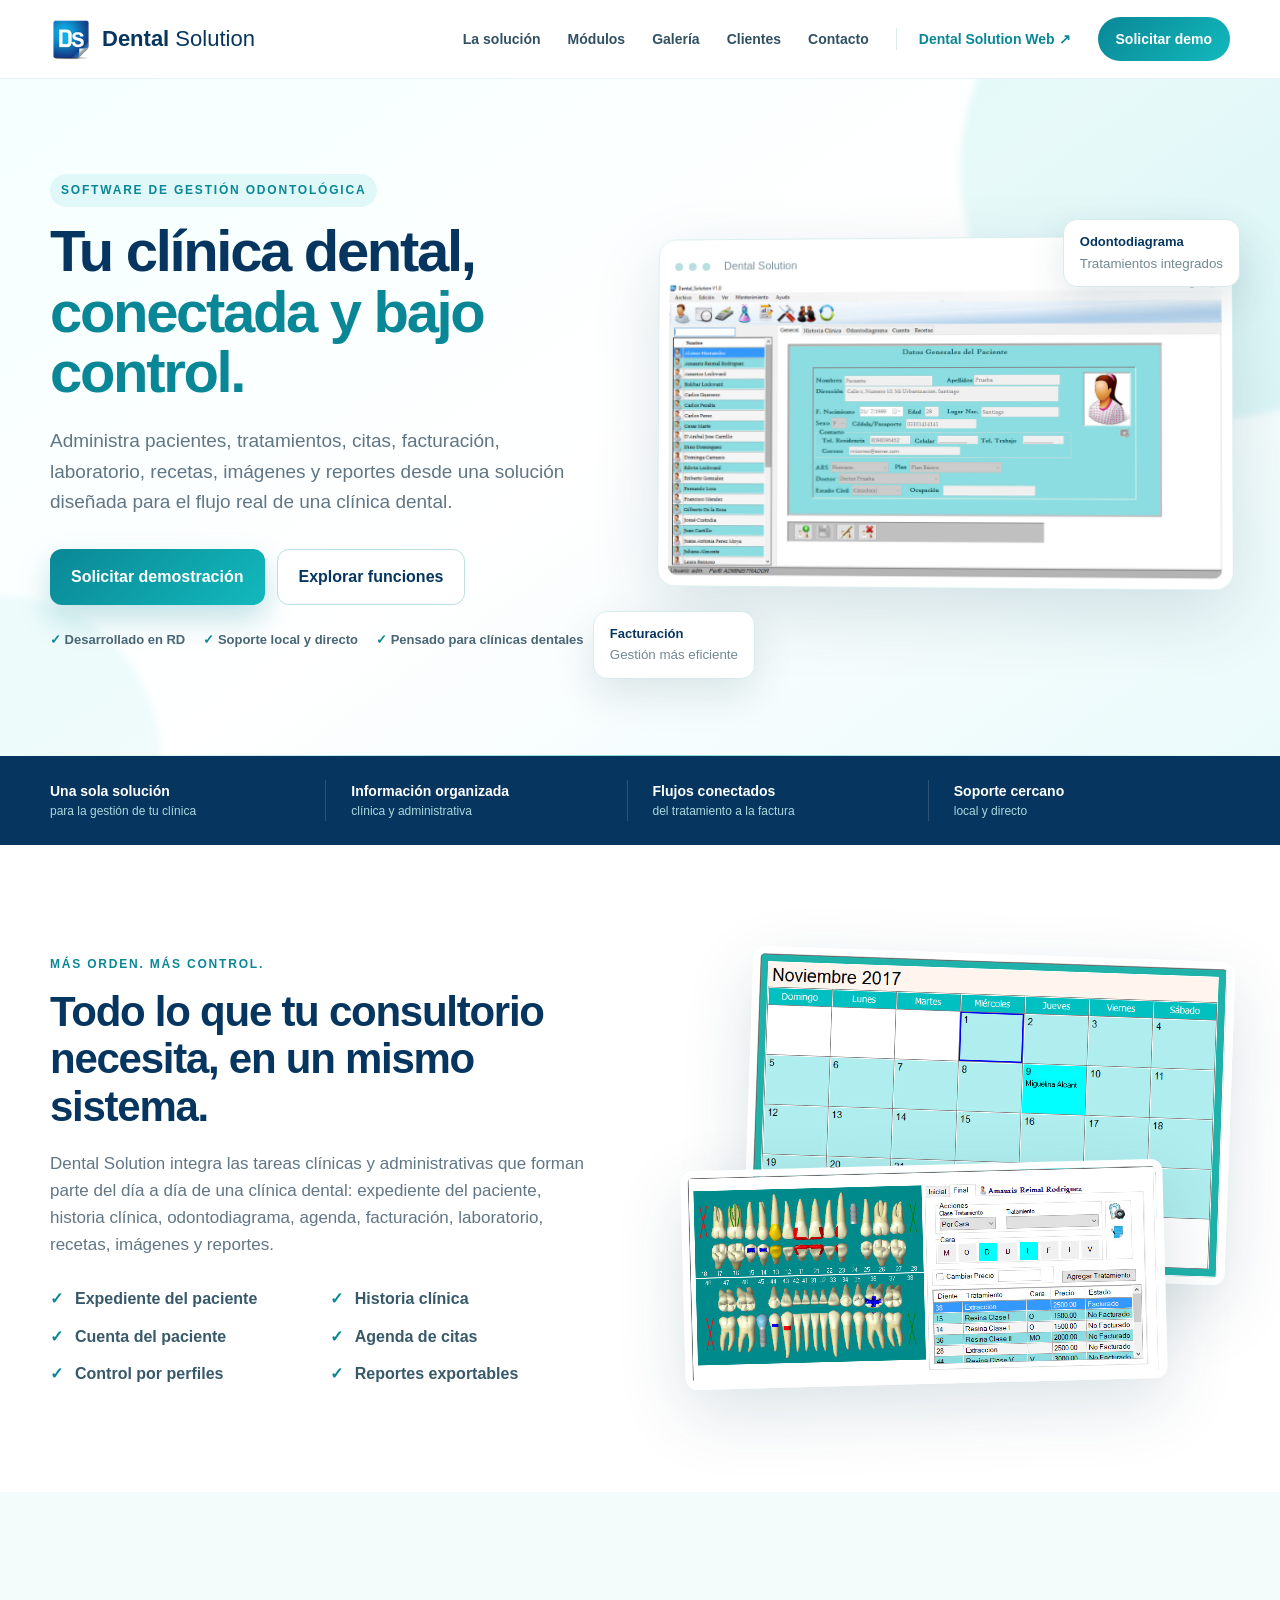
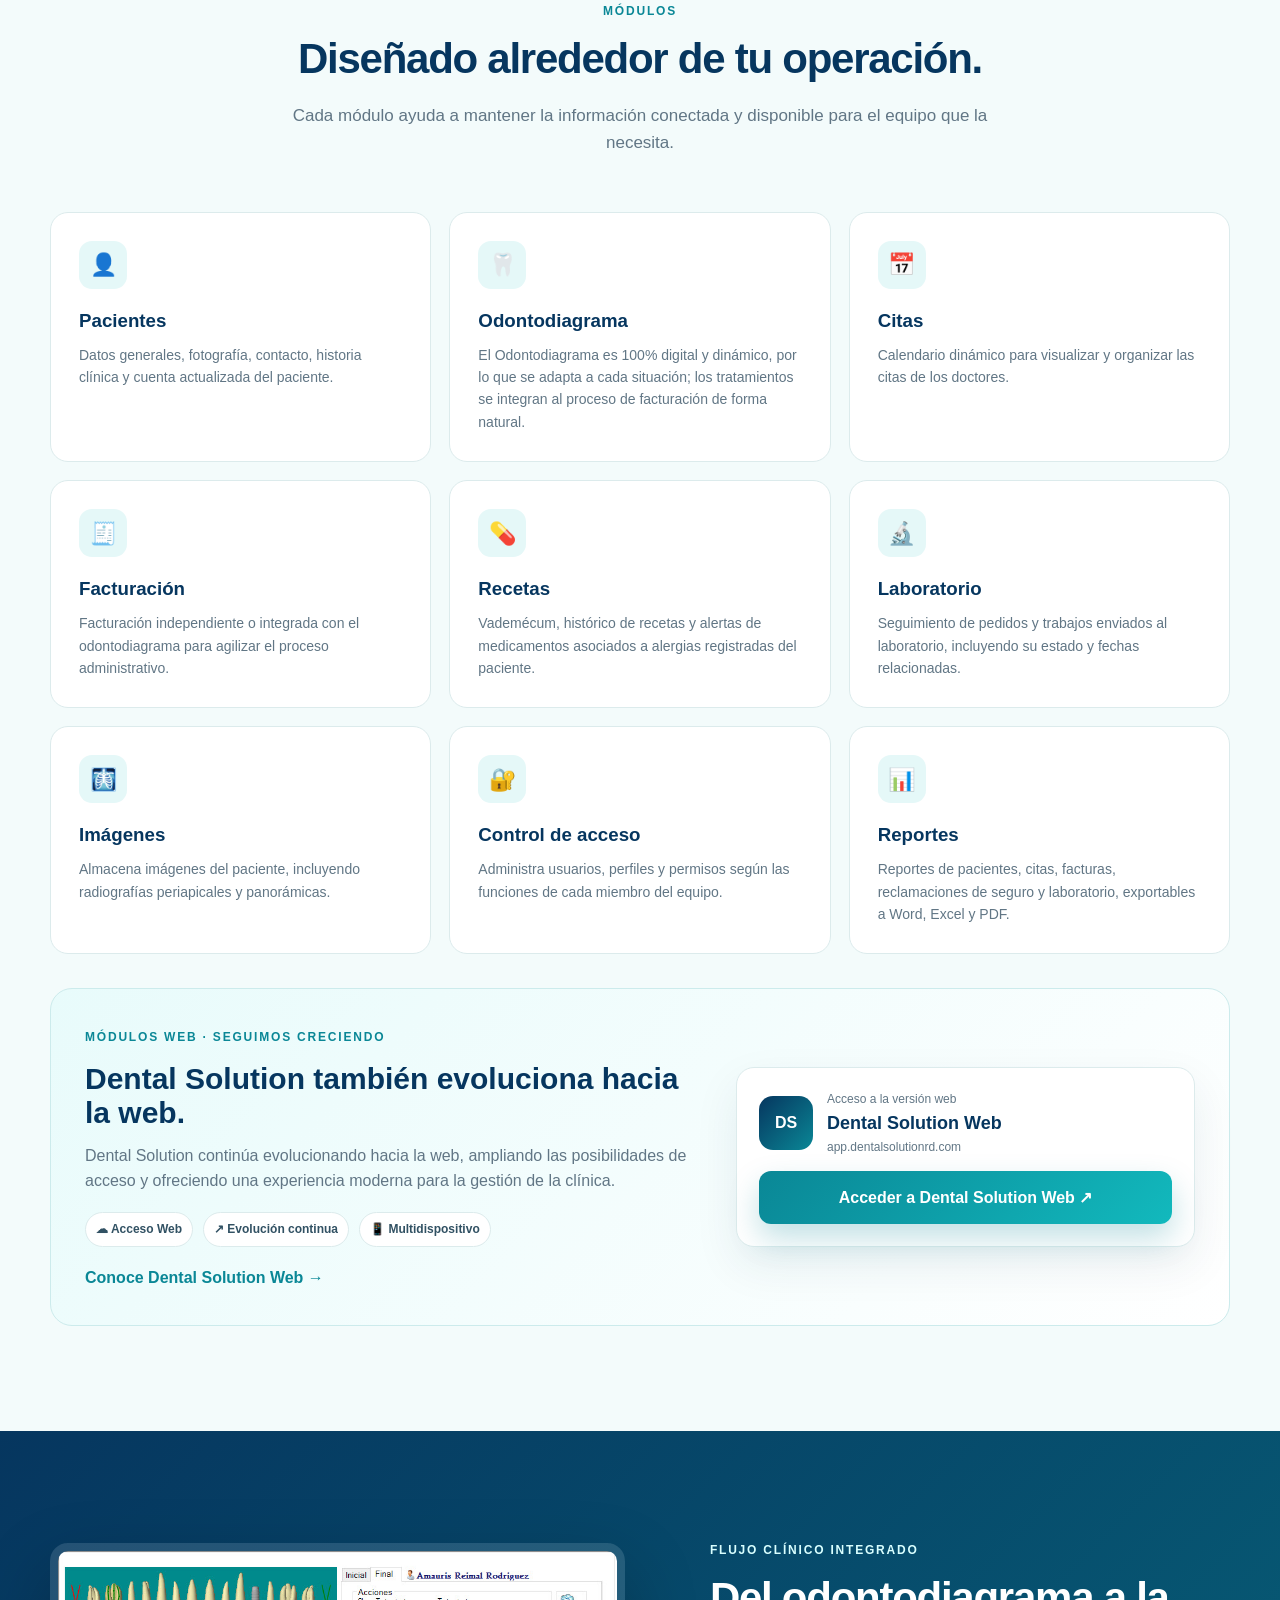
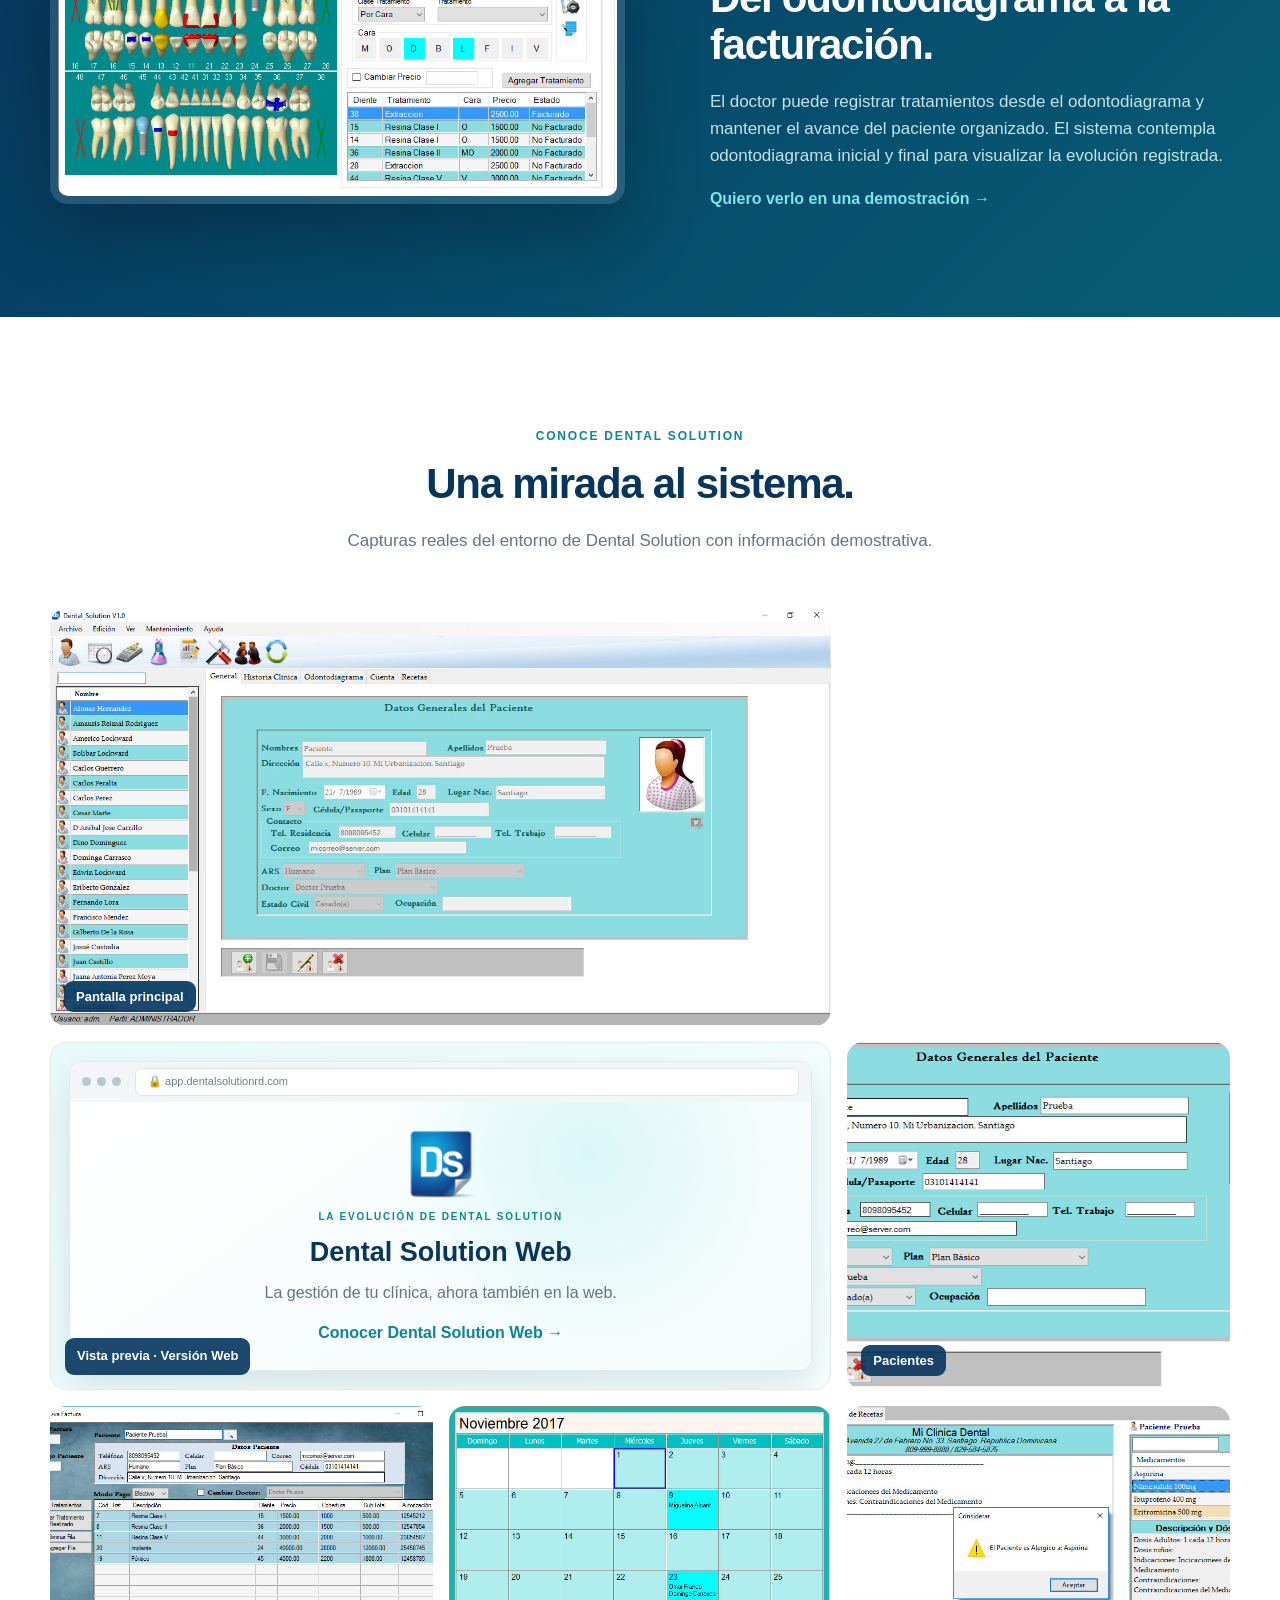
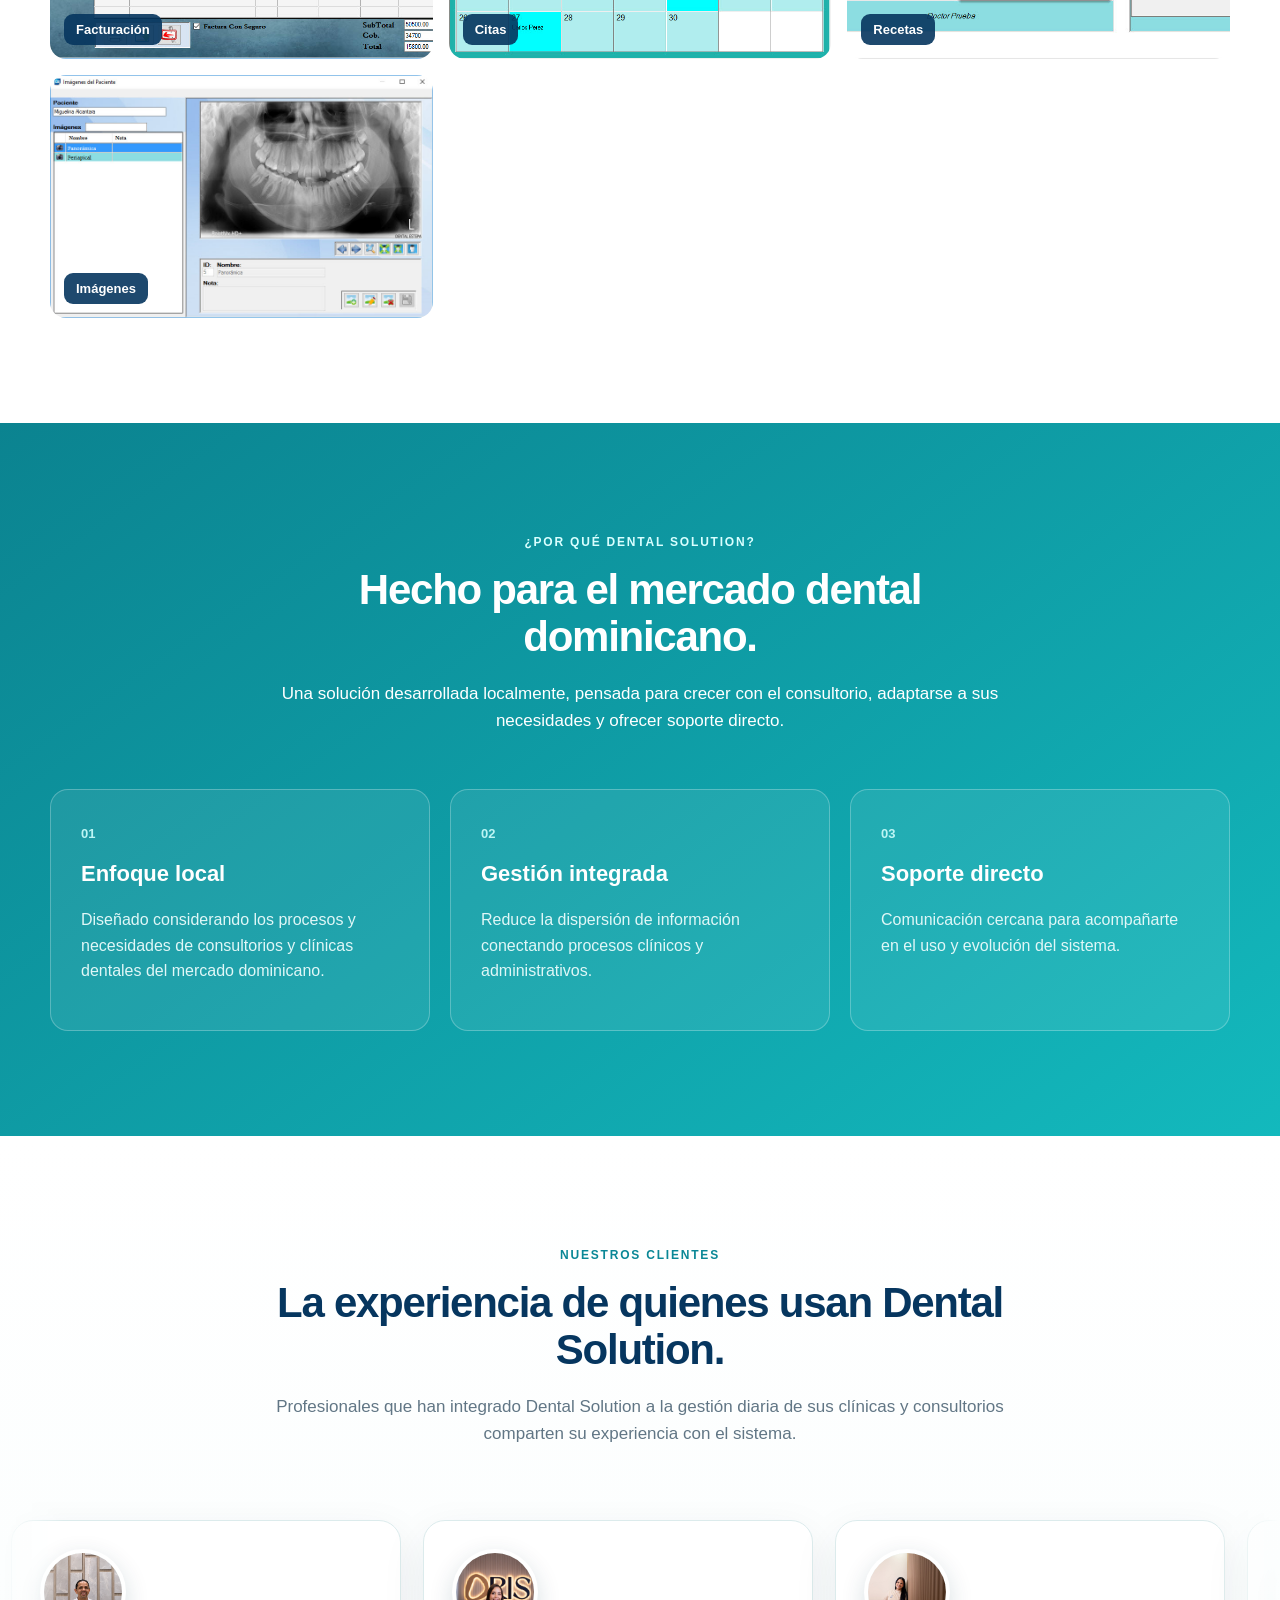
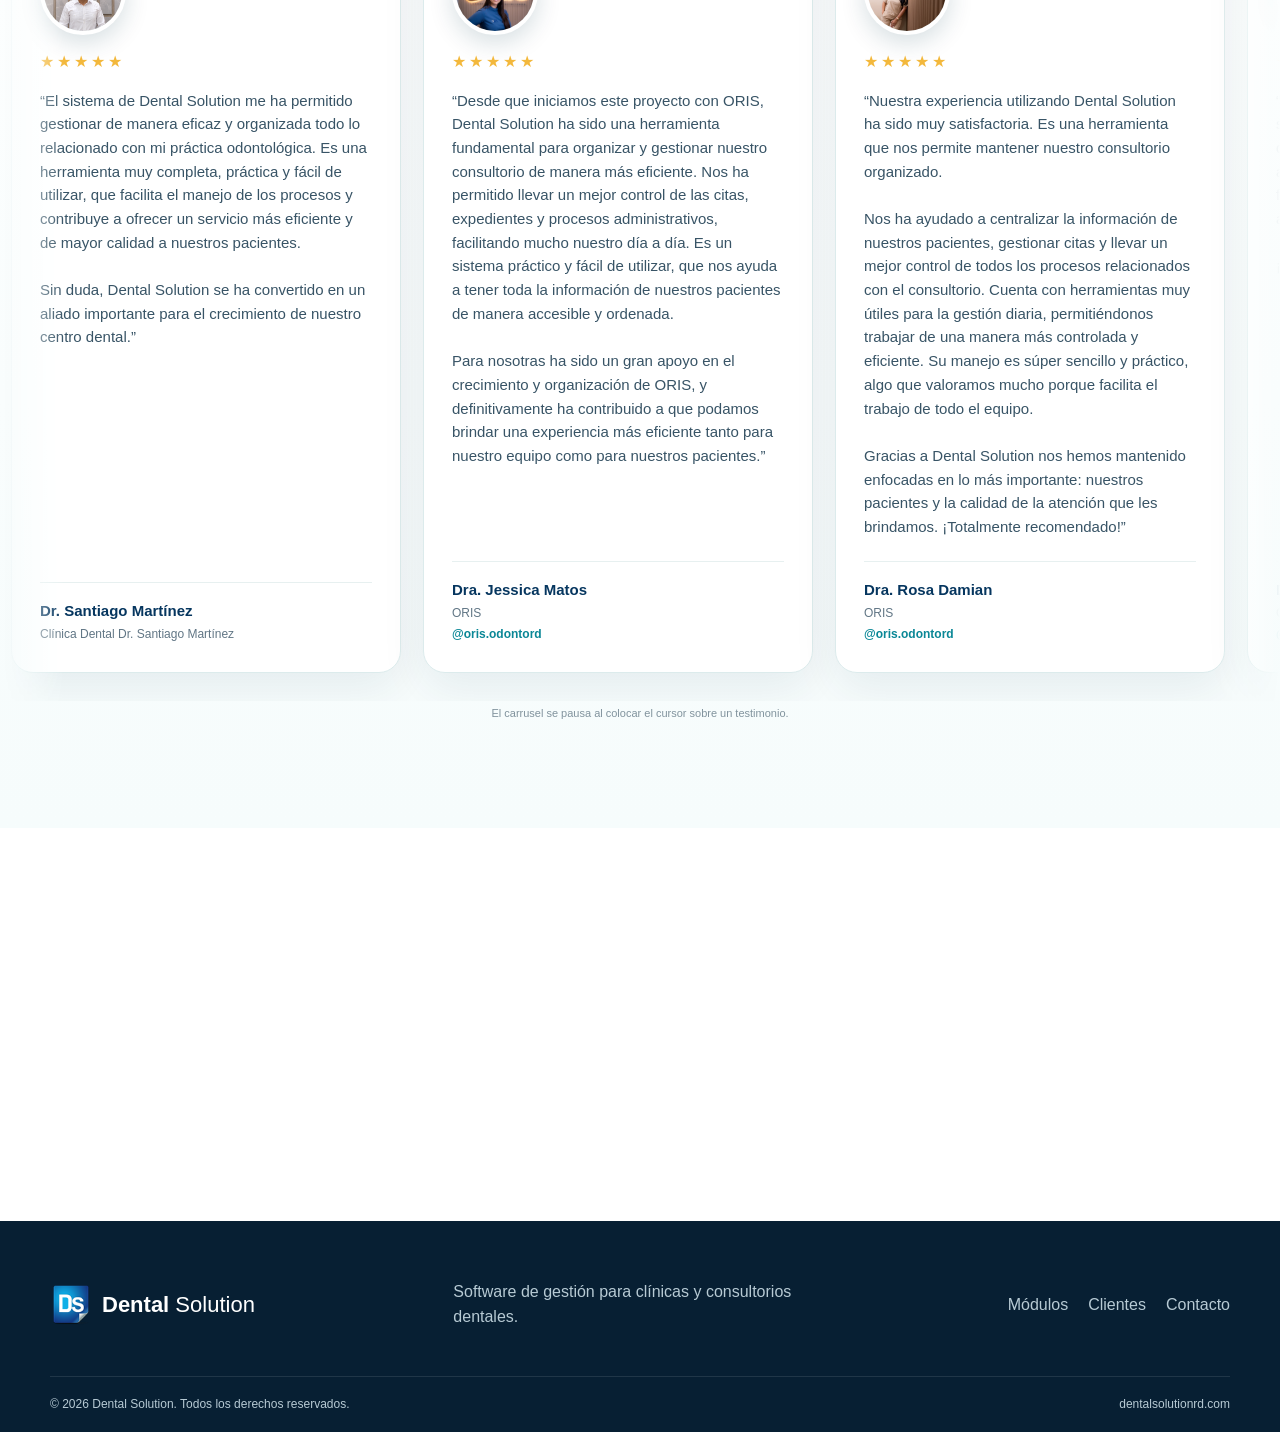
<file: index.html>
<!doctype html>
<html lang="es">
<head>
  <meta charset="utf-8">
  <meta name="viewport" content="width=device-width,initial-scale=1">
  <meta name="description" content="Dental Solution: software de gestión para clínicas y consultorios dentales en República Dominicana. Pacientes, odontodiagrama, citas, facturación, laboratorio, recetas, imágenes, reportes y control de acceso.">
  <meta name="theme-color" content="#087f91">
  <title>Dental Solution | Software para clínicas dentales</title>
  <link rel="icon" href="assets/logo.png">
  <link rel="stylesheet" href="styles.css">
</head>
<body>
<header class="site-header" id="inicio">
  <div class="nav-wrap container">
    <a class="brand" href="#inicio" aria-label="Dental Solution inicio">
      <img src="assets/logo.png" alt="Logo Dental Solution">
      <span><strong>Dental</strong> Solution</span>
    </a>
    <button class="menu-btn" aria-label="Abrir menú" aria-expanded="false">☰</button>
    <nav class="nav" aria-label="Navegación principal">
      <a href="#solucion">La solución</a><a href="#modulos">Módulos</a><a href="#galeria">Galería</a><a href="#clientes">Clientes</a><a href="#contacto">Contacto</a><a class="portal-link" href="https://app.dentalsolutionrd.com" target="_blank" rel="noopener">Dental Solution Web ↗</a>
      <a class="nav-cta" href="https://wa.me/18299135676?text=Hola%2C%20quiero%20conocer%20Dental%20Solution" target="_blank" rel="noopener">Solicitar demo</a>
    </nav>
  </div>
</header>

<main>
<section class="hero">
  <div class="hero-glow hero-glow-1"></div><div class="hero-glow hero-glow-2"></div>
  <div class="container hero-grid">
    <div class="hero-copy reveal">
      <span class="eyebrow">Software de gestión odontológica</span>
      <h1>Tu clínica dental, <span>conectada y bajo control.</span></h1>
      <p>Administra pacientes, tratamientos, citas, facturación, laboratorio, recetas, imágenes y reportes desde una solución diseñada para el flujo real de una clínica dental.</p>
      <div class="hero-actions">
        <a class="btn primary" href="https://wa.me/18299135676?text=Hola%2C%20me%20interesa%20una%20demostraci%C3%B3n%20de%20Dental%20Solution" target="_blank" rel="noopener">Solicitar demostración</a>
        <a class="btn ghost" href="#modulos">Explorar funciones</a>
      </div>
      <div class="hero-points"><span>✓ Desarrollado en RD</span><span>✓ Soporte local y directo</span><span>✓ Pensado para clínicas dentales</span></div>
    </div>
    <div class="hero-visual reveal">
      <div class="window-card">
        <div class="window-top"><i></i><i></i><i></i><span>Dental Solution</span></div>
        <img src="assets/screens/pantalla-principal.jpg" alt="Pantalla principal de Dental Solution">
      </div>
      <div class="float-card fc1"><b>Odontodiagrama</b><small>Tratamientos integrados</small></div>
      <div class="float-card fc2"><b>Facturación</b><small>Gestión más eficiente</small></div>
    </div>
  </div>
</section>

<section class="trust-strip">
  <div class="container trust-grid"><div><strong>Una sola solución</strong><span>para la gestión de tu clínica</span></div><div><strong>Información organizada</strong><span>clínica y administrativa</span></div><div><strong>Flujos conectados</strong><span>del tratamiento a la factura</span></div><div><strong>Soporte cercano</strong><span>local y directo</span></div></div>
</section>

<section class="section" id="solucion">
  <div class="container split">
    <div class="section-copy reveal">
      <span class="eyebrow dark">Más orden. Más control.</span>
      <h2>Todo lo que tu consultorio necesita, en un mismo sistema.</h2>
      <p>Dental Solution integra las tareas clínicas y administrativas que forman parte del día a día de una clínica dental: expediente del paciente, historia clínica, odontodiagrama, agenda, facturación, laboratorio, recetas, imágenes y reportes.</p>
      <div class="check-grid"><span>Expediente del paciente</span><span>Historia clínica</span><span>Cuenta del paciente</span><span>Agenda de citas</span><span>Control por perfiles</span><span>Reportes exportables</span></div>
    </div>
    <div class="stacked-shots reveal">
      <img class="shot back" src="assets/screens/citas.jpg" alt="Calendario de citas de Dental Solution">
      <img class="shot front" src="assets/screens/odontodiagrama.jpg" alt="Odontodiagrama de Dental Solution">
    </div>
  </div>
</section>

<section class="section soft" id="modulos">
  <div class="container">
    <div class="section-head reveal"><span class="eyebrow dark">Módulos</span><h2>Diseñado alrededor de tu operación.</h2><p>Cada módulo ayuda a mantener la información conectada y disponible para el equipo que la necesita.</p></div>
    <div class="features">
      <article class="feature reveal"><div class="icon">👤</div><h3>Pacientes</h3><p>Datos generales, fotografía, contacto, historia clínica y cuenta actualizada del paciente.</p></article>
      <article class="feature reveal"><div class="icon">🦷</div><h3>Odontodiagrama</h3><p>El Odontodiagrama es 100% digital y dinámico, por lo que se adapta a cada situación; los tratamientos se integran al proceso de facturación de forma natural.</p></article>
      <article class="feature reveal"><div class="icon">📅</div><h3>Citas</h3><p>Calendario dinámico para visualizar y organizar las citas de los doctores.</p></article>
      <article class="feature reveal"><div class="icon">🧾</div><h3>Facturación</h3><p>Facturación independiente o integrada con el odontodiagrama para agilizar el proceso administrativo.</p></article>
      <article class="feature reveal"><div class="icon">💊</div><h3>Recetas</h3><p>Vademécum, histórico de recetas y alertas de medicamentos asociados a alergias registradas del paciente.</p></article>
      <article class="feature reveal"><div class="icon">🔬</div><h3>Laboratorio</h3><p>Seguimiento de pedidos y trabajos enviados al laboratorio, incluyendo su estado y fechas relacionadas.</p></article>
      <article class="feature reveal"><div class="icon">🩻</div><h3>Imágenes</h3><p>Almacena imágenes del paciente, incluyendo radiografías periapicales y panorámicas.</p></article>
      <article class="feature reveal"><div class="icon">🔐</div><h3>Control de acceso</h3><p>Administra usuarios, perfiles y permisos según las funciones de cada miembro del equipo.</p></article>
      <article class="feature reveal"><div class="icon">📊</div><h3>Reportes</h3><p>Reportes de pacientes, citas, facturas, reclamaciones de seguro y laboratorio, exportables a Word, Excel y PDF.</p></article>
    </div>

    <div class="web-modules reveal web-modules-linked" data-href="dental-solution-web.html" role="link" tabindex="0" aria-label="Conocer Dental Solution Web">
      <div class="web-modules-copy">
        <span class="eyebrow dark">Módulos Web · Seguimos creciendo</span>
        <h3>Dental Solution también evoluciona hacia la web.</h3>
        <p>Dental Solution continúa evolucionando hacia la web, ampliando las posibilidades de acceso y ofreciendo una experiencia moderna para la gestión de la clínica.</p>
        <div class="web-badges"><span>☁ Acceso Web</span><span>↗ Evolución continua</span><span>📱 Multidispositivo</span></div><a class="web-learn-link" href="dental-solution-web.html">Conoce Dental Solution Web →</a>
      </div>
      <div class="web-portal-card">
        <div class="portal-icon">DS</div>
        <div><small>Acceso a la versión web</small><strong>Dental Solution Web</strong><span>app.dentalsolutionrd.com</span></div>
        <a class="btn primary" href="https://app.dentalsolutionrd.com" target="_blank" rel="noopener">Acceder a Dental Solution Web ↗</a>
      </div>
    </div>
  </div>
</section>

<section class="section showcase">
  <div class="container split reverse">
    <div class="showcase-img reveal"><img src="assets/screens/odontodiagrama.jpg" alt="Odontodiagrama dinámico de Dental Solution"></div>
    <div class="section-copy reveal"><span class="eyebrow">Flujo clínico integrado</span><h2>Del odontodiagrama a la facturación.</h2><p>El doctor puede registrar tratamientos desde el odontodiagrama y mantener el avance del paciente organizado. El sistema contempla odontodiagrama inicial y final para visualizar la evolución registrada.</p><a class="text-link" href="#contacto">Quiero verlo en una demostración →</a></div>
  </div>
</section>

<section class="section" id="galeria">
  <div class="container">
    <div class="section-head reveal"><span class="eyebrow dark">Conoce Dental Solution</span><h2>Una mirada al sistema.</h2><p>Capturas reales del entorno de Dental Solution con información demostrativa.</p></div>
    <div class="gallery">
      <button class="gallery-item wide reveal" data-img="assets/screens/pantalla-principal.jpg" data-title="Pantalla principal"><img src="assets/screens/pantalla-principal.jpg" alt="Pantalla principal"><span>Pantalla principal</span></button>
      <a class="gallery-item web-preview wide reveal" href="dental-solution-web.html" aria-label="Conocer Dental Solution Web">
        <div class="browser-preview">
          <div class="browser-bar"><i></i><i></i><i></i><div>🔒 app.dentalsolutionrd.com</div></div>
          <div class="browser-body"><img src="assets/logo.png" alt="Dental Solution"><small>LA EVOLUCIÓN DE DENTAL SOLUTION</small><h3>Dental Solution Web</h3><p>La gestión de tu clínica, ahora también en la web.</p><b>Conocer Dental Solution Web →</b></div>
        </div><span>Vista previa · Versión Web</span>
      </a>
      <button class="gallery-item reveal" data-img="assets/screens/paciente-general.jpg" data-title="Pacientes"><img src="assets/screens/paciente-general.jpg" alt="Datos generales del paciente"><span>Pacientes</span></button>
      <button class="gallery-item reveal" data-img="assets/screens/facturacion.jpg" data-title="Facturación"><img src="assets/screens/facturacion.jpg" alt="Facturación"><span>Facturación</span></button>
      <button class="gallery-item reveal" data-img="assets/screens/citas.jpg" data-title="Citas"><img src="assets/screens/citas.jpg" alt="Citas"><span>Citas</span></button>
      <button class="gallery-item reveal" data-img="assets/screens/recetas.jpg" data-title="Recetas"><img src="assets/screens/recetas.jpg" alt="Recetas"><span>Recetas</span></button>
      <button class="gallery-item reveal" data-img="assets/screens/imagenes.jpg" data-title="Imágenes del paciente"><img src="assets/screens/imagenes.jpg" alt="Imágenes del paciente"><span>Imágenes</span></button>
    </div>
  </div>
</section>

<section class="section why">
 <div class="container"><div class="section-head reveal"><span class="eyebrow">¿Por qué Dental Solution?</span><h2>Hecho para el mercado dental dominicano.</h2><p>Una solución desarrollada localmente, pensada para crecer con el consultorio, adaptarse a sus necesidades y ofrecer soporte directo.</p></div>
 <div class="why-grid"><article><b>01</b><h3>Enfoque local</h3><p>Diseñado considerando los procesos y necesidades de consultorios y clínicas dentales del mercado dominicano.</p></article><article><b>02</b><h3>Gestión integrada</h3><p>Reduce la dispersión de información conectando procesos clínicos y administrativos.</p></article><article><b>03</b><h3>Soporte directo</h3><p>Comunicación cercana para acompañarte en el uso y evolución del sistema.</p></article></div></div>
</section>

<section class="section clients" id="clientes">
  <div class="container">
    <div class="section-head reveal"><span class="eyebrow dark">Nuestros clientes</span><h2>La experiencia de quienes usan Dental Solution.</h2><p>Profesionales que han integrado Dental Solution a la gestión diaria de sus clínicas y consultorios comparten su experiencia con el sistema.</p></div>
  </div>
  <div class="testimonial-marquee reveal" aria-label="Testimonios de clientes">
    <div class="testimonial-track">
      <article class="testimonial-card"><img class="testimonial-photo" src="assets/testimonials/santiago-martinez.png" alt="Dr. Santiago Martínez"><div class="stars">★★★★★</div><blockquote>“El sistema de Dental Solution me ha permitido gestionar de manera eficaz y organizada todo lo relacionado con mi práctica odontológica. Es una herramienta muy completa, práctica y fácil de utilizar, que facilita el manejo de los procesos y contribuye a ofrecer un servicio más eficiente y de mayor calidad a nuestros pacientes.<br><br>Sin duda, Dental Solution se ha convertido en un aliado importante para el crecimiento de nuestro centro dental.”</blockquote><div class="doctor"><strong>Dr. Santiago Martínez</strong><span>Clínica Dental Dr. Santiago Martínez</span></div></article>

      <article class="testimonial-card"><img class="testimonial-photo" src="assets/testimonials/jessica-matos.jpeg" alt="Dra. Jessica Matos"><div class="stars">★★★★★</div><blockquote>“Desde que iniciamos este proyecto con ORIS, Dental Solution ha sido una herramienta fundamental para organizar y gestionar nuestro consultorio de manera más eficiente. Nos ha permitido llevar un mejor control de las citas, expedientes y procesos administrativos, facilitando mucho nuestro día a día. Es un sistema práctico y fácil de utilizar, que nos ayuda a tener toda la información de nuestros pacientes de manera accesible y ordenada.<br><br>Para nosotras ha sido un gran apoyo en el crecimiento y organización de ORIS, y definitivamente ha contribuido a que podamos brindar una experiencia más eficiente tanto para nuestro equipo como para nuestros pacientes.”</blockquote><div class="doctor"><strong>Dra. Jessica Matos</strong><span>ORIS</span><a href="https://www.instagram.com/oris.odontord/" target="_blank" rel="noopener">@oris.odontord</a></div></article>

      <article class="testimonial-card"><img class="testimonial-photo" src="assets/testimonials/rosa-damian.jpeg" alt="Dra. Rosa Damian"><div class="stars">★★★★★</div><blockquote>“Nuestra experiencia utilizando Dental Solution ha sido muy satisfactoria. Es una herramienta que nos permite mantener nuestro consultorio organizado.<br><br>Nos ha ayudado a centralizar la información de nuestros pacientes, gestionar citas y llevar un mejor control de todos los procesos relacionados con el consultorio. Cuenta con herramientas muy útiles para la gestión diaria, permitiéndonos trabajar de una manera más controlada y eficiente. Su manejo es súper sencillo y práctico, algo que valoramos mucho porque facilita el trabajo de todo el equipo.<br><br>Gracias a Dental Solution nos hemos mantenido enfocadas en lo más importante: nuestros pacientes y la calidad de la atención que les brindamos. ¡Totalmente recomendado!”</blockquote><div class="doctor"><strong>Dra. Rosa Damian</strong><span>ORIS</span><a href="https://www.instagram.com/oris.odontord/" target="_blank" rel="noopener">@oris.odontord</a></div></article>

      <article class="testimonial-card"><img class="testimonial-photo" src="assets/testimonials/melkys-garcia.png" alt="Dra. Melkys García"><div class="stars">★★★★★</div><blockquote>“Con Dental Solution estoy más que complacida y satisfecha. Como venía de utilizar otro sistema diferente, pensé que me sería difícil acostumbrarme y adaptarme a uno nuevo, pero fue todo lo contrario: es de fácil manejo y la adaptación fue muy sencilla.<br><br>¡Recomendado 100%!”</blockquote><div class="doctor"><strong>Dra. Melkys García</strong><span>García's Dental Care</span><a href="https://www.instagram.com/garciasdentalcare/" target="_blank" rel="noopener">@garciasdentalcare</a></div></article>

      <article class="testimonial-card"><img class="testimonial-photo" src="assets/testimonials/maritza-henriquez.png" alt="Dra. Maritza Henríquez"><div class="stars">★★★★★</div><blockquote>“Estoy muy satisfecha con Dental Solution. Es un programa fácil de manejar y posee todos los requisitos que se necesitan en una plataforma para gestionar la información de una clínica dental. Ofrece facilidad de uso y agilidad en la búsqueda de información de los pacientes, además de las excelentes atenciones que brinda el equipo.”</blockquote><div class="doctor"><strong>Dra. Maritza Henríquez</strong><span>Clínica Dental Dra. Maritza Henríquez</span><a href="https://www.instagram.com/dra.maritza_henriquez/" target="_blank" rel="noopener">@dra.maritza_henriquez</a></div></article>
    </div>
  </div>
  <div class="container carousel-note"><span>El carrusel se pausa al colocar el cursor sobre un testimonio.</span></div>
</section>

<section class="cta-section" id="contacto">
  <div class="container cta-card reveal">
    <div><span class="eyebrow">Da el próximo paso</span><h2>Descubre cómo Dental Solution puede organizar tu clínica.</h2><p>Solicita una demostración y conoce los módulos aplicados al flujo de trabajo de tu consultorio.</p></div>
    <div class="cta-actions"><a class="btn white" href="https://wa.me/18299135676?text=Hola%20V%C3%ADctor%2C%20quiero%20solicitar%20una%20demostraci%C3%B3n%20de%20Dental%20Solution" target="_blank" rel="noopener">WhatsApp: 829-913-5676</a><a class="mail-link" href="mailto:victindfernandez@gmail.com?subject=Solicitud%20de%20demo%20Dental%20Solution">victindfernandez@gmail.com</a></div>
  </div>
</section>
</main>

<footer><div class="container footer-grid"><div class="brand footer-brand"><img src="assets/logo.png" alt=""><span><strong>Dental</strong> Solution</span></div><p>Software de gestión para clínicas y consultorios dentales.</p><div class="footer-links"><a href="#modulos">Módulos</a><a href="#clientes">Clientes</a><a href="#contacto">Contacto</a></div></div><div class="container copyright"><span>© <span id="year"></span> Dental Solution. Todos los derechos reservados.</span><span>dentalsolutionrd.com</span></div></footer>

<div class="modal" id="modal" aria-hidden="true"><button class="modal-close" aria-label="Cerrar">×</button><div class="modal-inner"><h3 id="modalTitle"></h3><img id="modalImg" alt="Vista ampliada"></div></div>
<script src="script.js"></script>
</body></html>
</file>
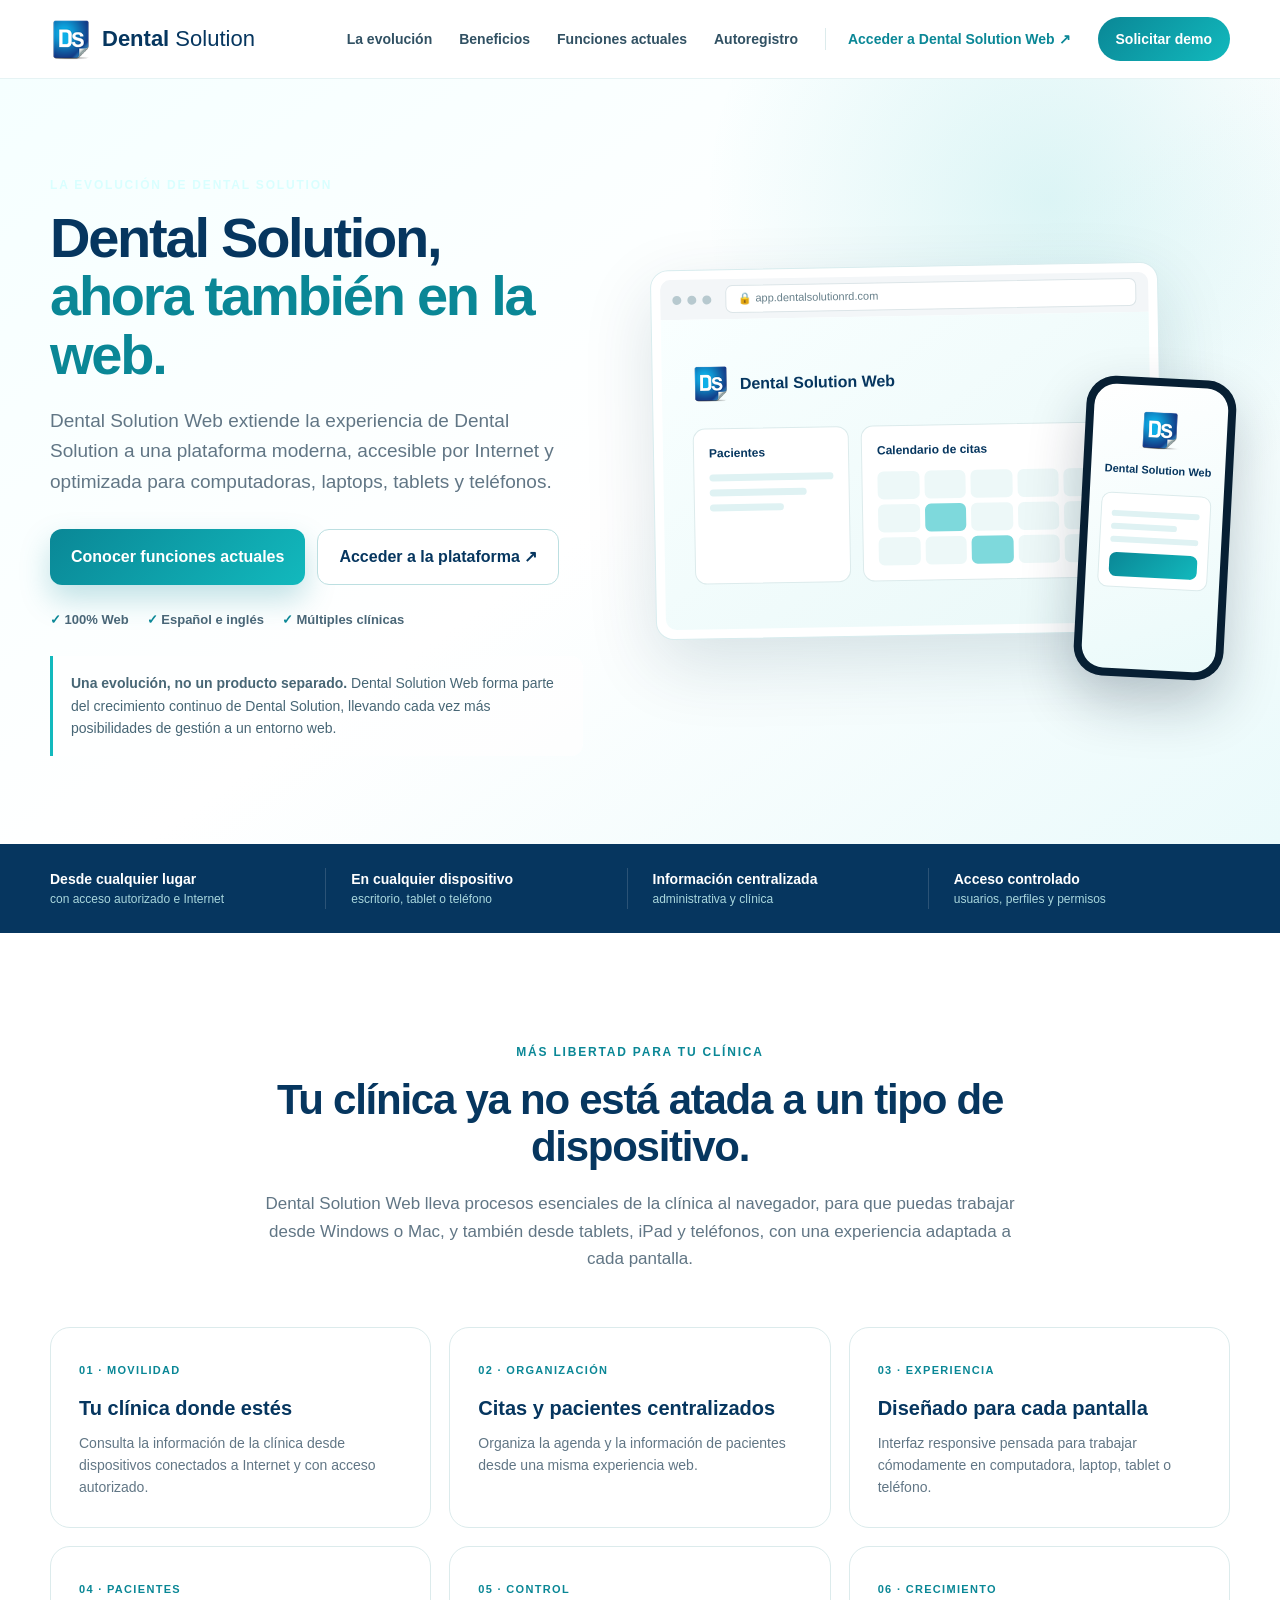
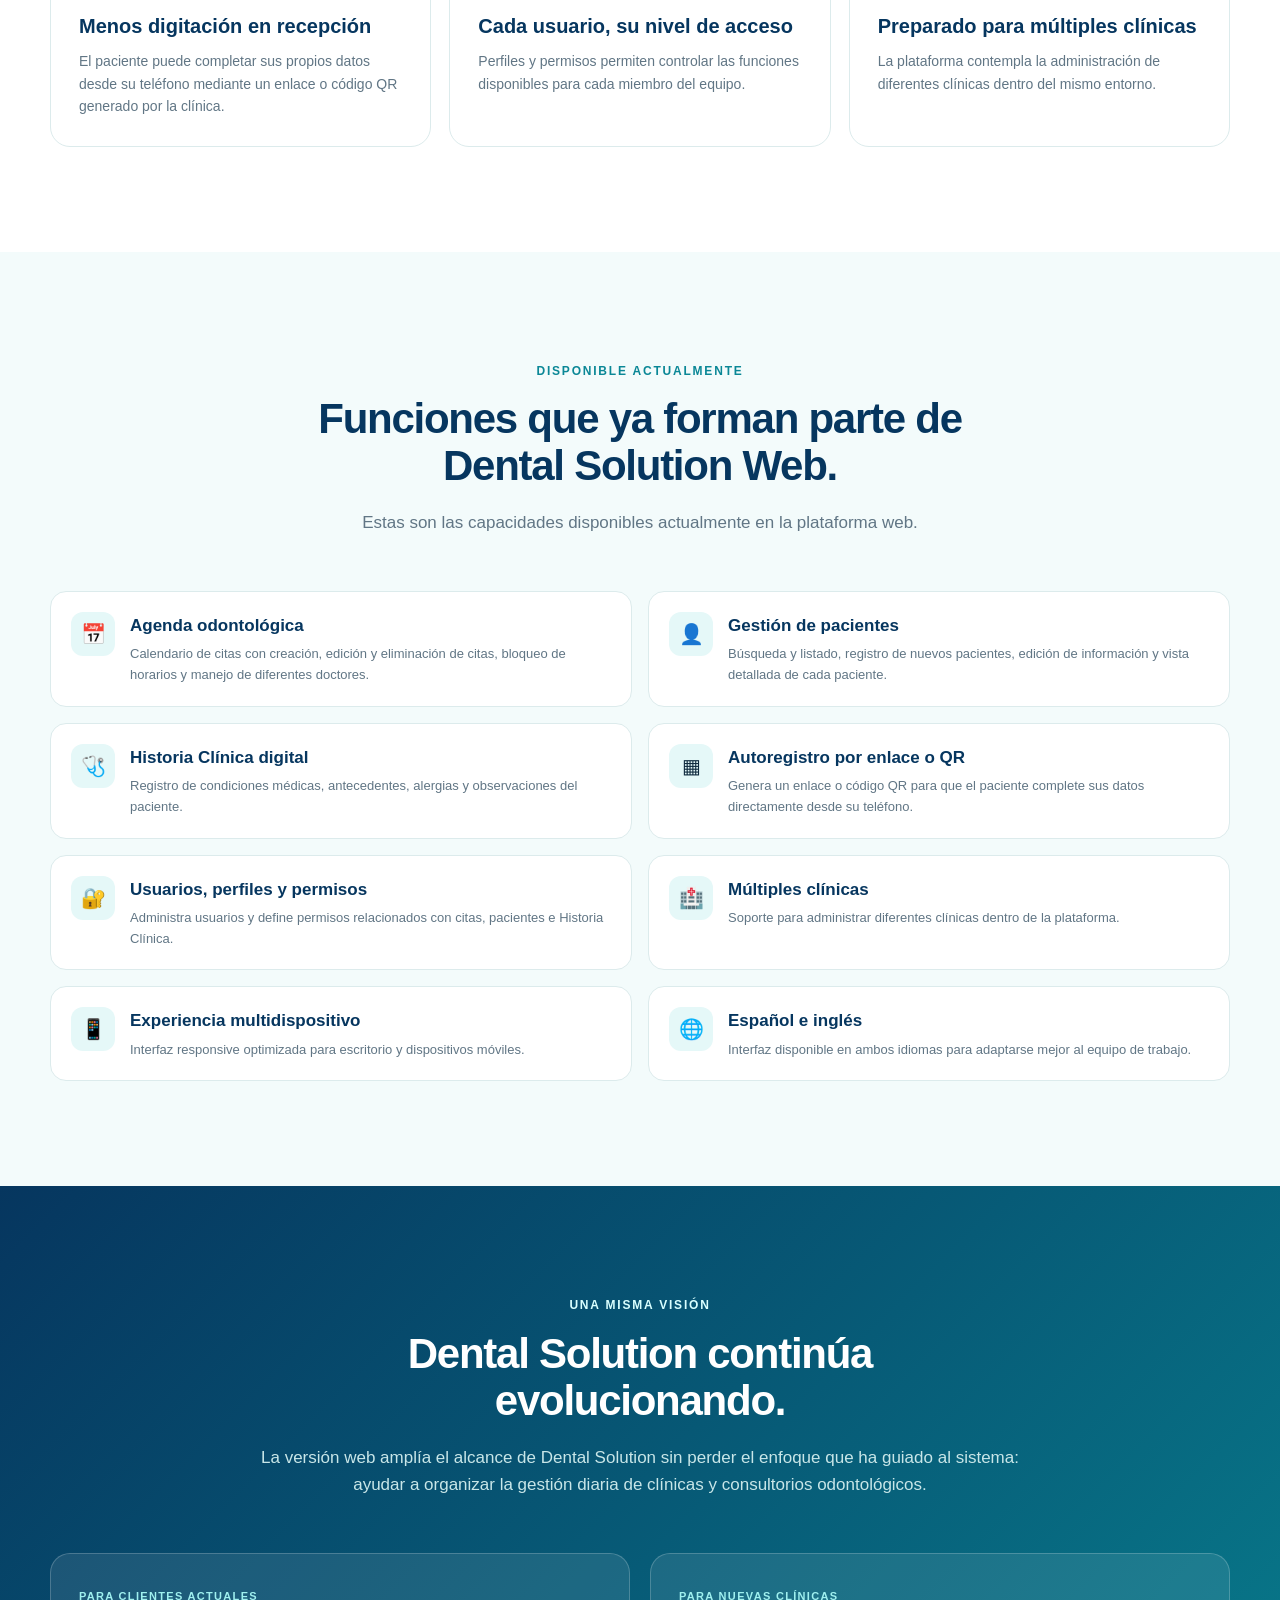
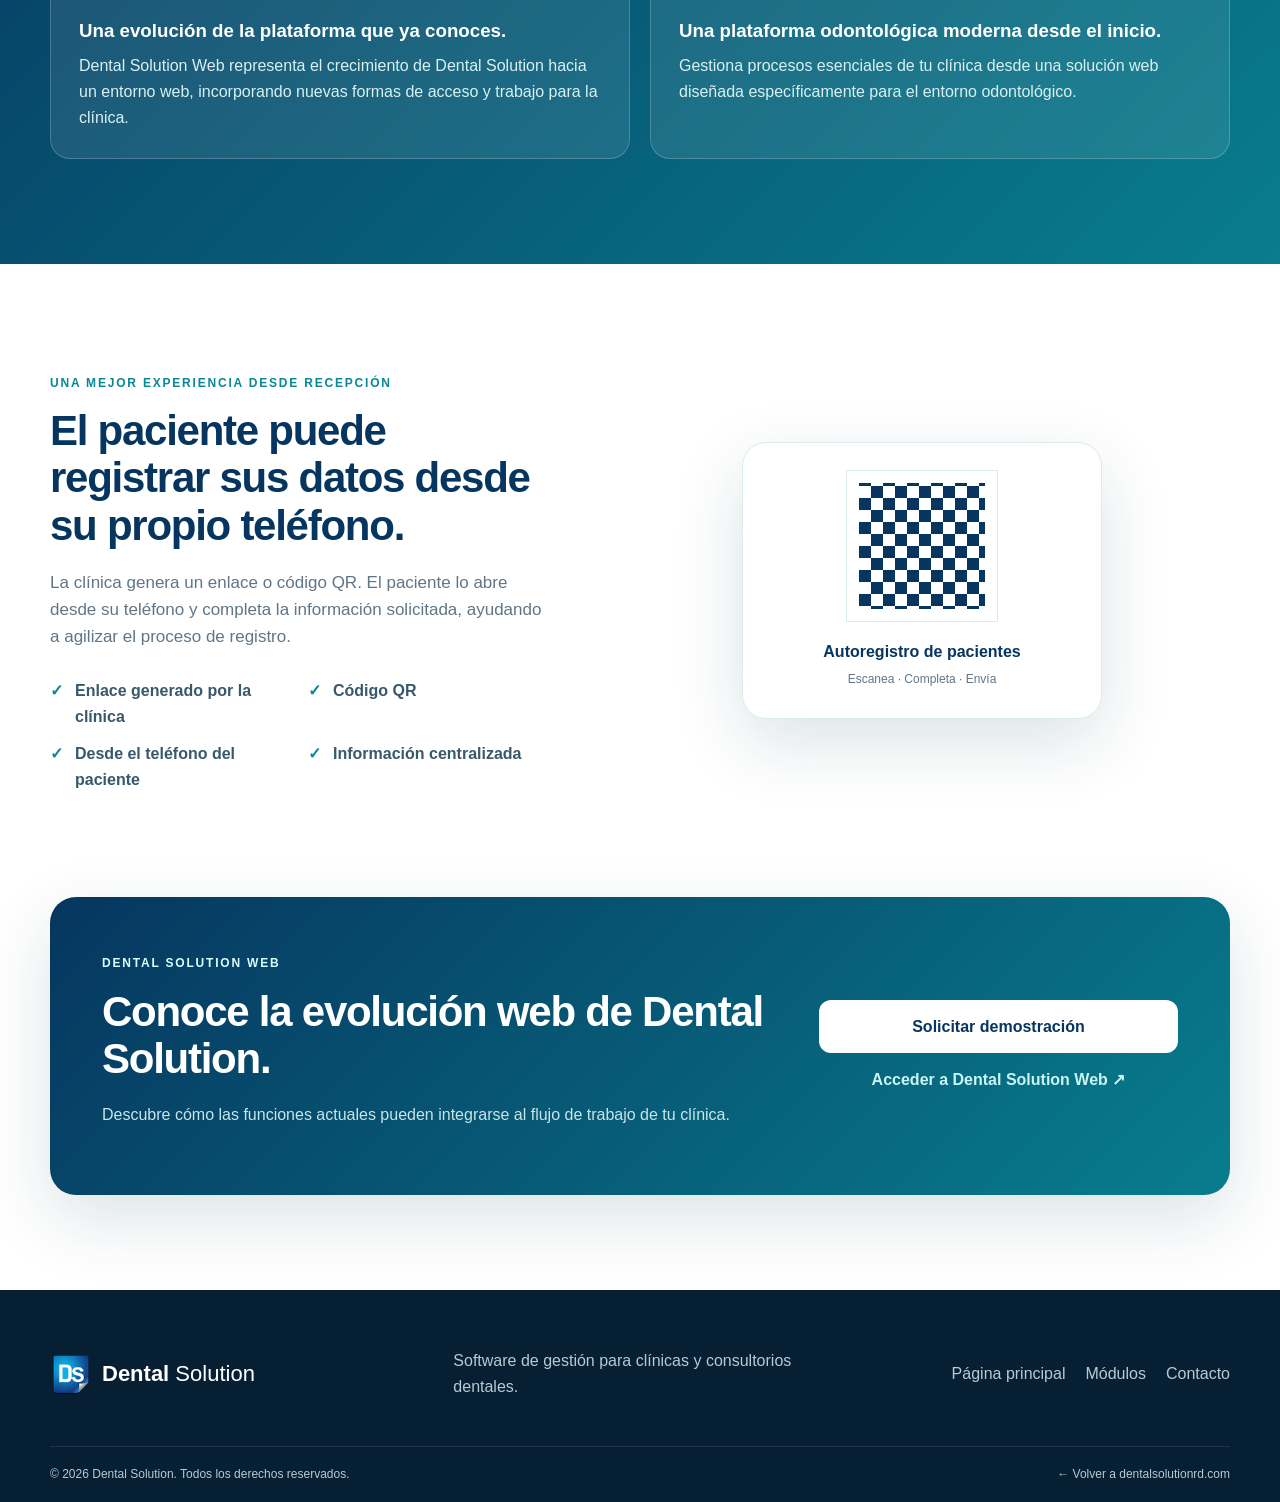
<file: dental-solution-web.html>
<!doctype html>
<html lang="es">
<head>
  <meta charset="utf-8">
  <meta name="viewport" content="width=device-width,initial-scale=1">
  <meta name="description" content="Dental Solution Web: la evolución web de Dental Solution para la gestión de clínicas odontológicas. Citas, pacientes, historia clínica, autoregistro, usuarios y permisos desde cualquier dispositivo.">
  <meta name="theme-color" content="#087f91">
  <title>Dental Solution Web | La evolución de Dental Solution</title>
  <link rel="icon" href="assets/logo.png">
  <link rel="stylesheet" href="styles.css">
</head>
<body>
<header class="site-header" id="inicio">
  <div class="nav-wrap container">
    <a class="brand" href="index.html" aria-label="Volver a Dental Solution"><img src="assets/logo.png" alt="Logo Dental Solution"><span><strong>Dental</strong> Solution</span></a>
    <button class="menu-btn" aria-label="Abrir menú" aria-expanded="false">☰</button>
    <nav class="nav" aria-label="Navegación principal">
      <a href="#evolucion">La evolución</a><a href="#beneficios">Beneficios</a><a href="#funciones">Funciones actuales</a><a href="#registro">Autoregistro</a>
      <a class="portal-link" href="https://app.dentalsolutionrd.com" target="_blank" rel="noopener">Acceder a Dental Solution Web ↗</a>
      <a class="nav-cta" href="https://wa.me/18299135676?text=Hola%2C%20quiero%20conocer%20Dental%20Solution%20Web" target="_blank" rel="noopener">Solicitar demo</a>
    </nav>
  </div>
</header>
<main>
<section class="web-detail-hero" id="evolucion">
  <div class="container hero-grid">
    <div class="hero-copy reveal">
      <span class="eyebrow">La evolución de Dental Solution</span>
      <h1>Dental Solution, <span>ahora también en la web.</span></h1>
      <p class="lead">Dental Solution Web extiende la experiencia de Dental Solution a una plataforma moderna, accesible por Internet y optimizada para computadoras, laptops, tablets y teléfonos.</p>
      <div class="hero-actions"><a class="btn primary" href="#funciones">Conocer funciones actuales</a><a class="btn ghost" href="https://app.dentalsolutionrd.com" target="_blank" rel="noopener">Acceder a la plataforma ↗</a></div>
      <div class="hero-points"><span>✓ 100% Web</span><span>✓ Español e inglés</span><span>✓ Múltiples clínicas</span></div>
      <div class="evolution-note"><strong>Una evolución, no un producto separado.</strong> Dental Solution Web forma parte del crecimiento continuo de Dental Solution, llevando cada vez más posibilidades de gestión a un entorno web.</div>
    </div>
    <div class="device-stage reveal" aria-label="Dental Solution Web en computadora y teléfono">
      <div class="device-laptop"><div class="browser-bar"><i></i><i></i><i></i><div>🔒 app.dentalsolutionrd.com</div></div><div class="device-screen"><div class="mini-brand"><img src="assets/logo.png" alt=""><span>Dental Solution Web</span></div><div class="mock-dashboard"><div class="mock-panel"><b>Pacientes</b><div class="mock-lines"><i></i><i></i><i></i></div></div><div class="mock-panel"><b>Calendario de citas</b><div class="mock-calendar"><i></i><i></i><i></i><i></i><i></i><i></i><i></i><i></i><i></i><i></i><i></i><i></i><i></i><i></i><i></i></div></div></div></div></div>
      <div class="device-phone"><div class="phone-screen"><img src="assets/logo.png" alt=""><strong>Dental Solution Web</strong><div class="phone-card"><i></i><i></i><i></i><div class="phone-btn"></div></div></div></div>
    </div>
  </div>
</section>
<section class="trust-strip"><div class="container trust-grid"><div><strong>Desde cualquier lugar</strong><span>con acceso autorizado e Internet</span></div><div><strong>En cualquier dispositivo</strong><span>escritorio, tablet o teléfono</span></div><div><strong>Información centralizada</strong><span>administrativa y clínica</span></div><div><strong>Acceso controlado</strong><span>usuarios, perfiles y permisos</span></div></div></section>
<section class="section" id="beneficios"><div class="container"><div class="section-head reveal"><span class="eyebrow dark">Más libertad para tu clínica</span><h2>Tu clínica ya no está atada a un tipo de dispositivo.</h2><p>Dental Solution Web lleva procesos esenciales de la clínica al navegador, para que puedas trabajar desde Windows o Mac, y también desde tablets, iPad y teléfonos, con una experiencia adaptada a cada pantalla.</p></div><div class="web-benefit-grid">
<article class="web-benefit reveal"><span class="num">01 · MOVILIDAD</span><h3>Tu clínica donde estés</h3><p>Consulta la información de la clínica desde dispositivos conectados a Internet y con acceso autorizado.</p></article>
<article class="web-benefit reveal"><span class="num">02 · ORGANIZACIÓN</span><h3>Citas y pacientes centralizados</h3><p>Organiza la agenda y la información de pacientes desde una misma experiencia web.</p></article>
<article class="web-benefit reveal"><span class="num">03 · EXPERIENCIA</span><h3>Diseñado para cada pantalla</h3><p>Interfaz responsive pensada para trabajar cómodamente en computadora, laptop, tablet o teléfono.</p></article>
<article class="web-benefit reveal"><span class="num">04 · PACIENTES</span><h3>Menos digitación en recepción</h3><p>El paciente puede completar sus propios datos desde su teléfono mediante un enlace o código QR generado por la clínica.</p></article>
<article class="web-benefit reveal"><span class="num">05 · CONTROL</span><h3>Cada usuario, su nivel de acceso</h3><p>Perfiles y permisos permiten controlar las funciones disponibles para cada miembro del equipo.</p></article>
<article class="web-benefit reveal"><span class="num">06 · CRECIMIENTO</span><h3>Preparado para múltiples clínicas</h3><p>La plataforma contempla la administración de diferentes clínicas dentro del mismo entorno.</p></article>
</div></div></section>
<section class="section soft" id="funciones"><div class="container"><div class="section-head reveal"><span class="eyebrow dark">Disponible actualmente</span><h2>Funciones que ya forman parte de Dental Solution Web.</h2><p>Estas son las capacidades disponibles actualmente en la plataforma web.</p></div><div class="web-feature-list">
<article class="web-feature-row reveal"><div class="icon">📅</div><div><h3>Agenda odontológica</h3><p>Calendario de citas con creación, edición y eliminación de citas, bloqueo de horarios y manejo de diferentes doctores.</p></div></article>
<article class="web-feature-row reveal"><div class="icon">👤</div><div><h3>Gestión de pacientes</h3><p>Búsqueda y listado, registro de nuevos pacientes, edición de información y vista detallada de cada paciente.</p></div></article>
<article class="web-feature-row reveal"><div class="icon">🩺</div><div><h3>Historia Clínica digital</h3><p>Registro de condiciones médicas, antecedentes, alergias y observaciones del paciente.</p></div></article>
<article class="web-feature-row reveal"><div class="icon">▦</div><div><h3>Autoregistro por enlace o QR</h3><p>Genera un enlace o código QR para que el paciente complete sus datos directamente desde su teléfono.</p></div></article>
<article class="web-feature-row reveal"><div class="icon">🔐</div><div><h3>Usuarios, perfiles y permisos</h3><p>Administra usuarios y define permisos relacionados con citas, pacientes e Historia Clínica.</p></div></article>
<article class="web-feature-row reveal"><div class="icon">🏥</div><div><h3>Múltiples clínicas</h3><p>Soporte para administrar diferentes clínicas dentro de la plataforma.</p></div></article>
<article class="web-feature-row reveal"><div class="icon">📱</div><div><h3>Experiencia multidispositivo</h3><p>Interfaz responsive optimizada para escritorio y dispositivos móviles.</p></div></article>
<article class="web-feature-row reveal"><div class="icon">🌐</div><div><h3>Español e inglés</h3><p>Interfaz disponible en ambos idiomas para adaptarse mejor al equipo de trabajo.</p></div></article>
</div></div></section>
<section class="section continuity-band"><div class="container"><div class="section-head reveal"><span class="eyebrow">Una misma visión</span><h2>Dental Solution continúa evolucionando.</h2><p>La versión web amplía el alcance de Dental Solution sin perder el enfoque que ha guiado al sistema: ayudar a organizar la gestión diaria de clínicas y consultorios odontológicos.</p></div><div class="audience-grid">
<article class="audience-card reveal"><span>Para clientes actuales</span><h3>Una evolución de la plataforma que ya conoces.</h3><p>Dental Solution Web representa el crecimiento de Dental Solution hacia un entorno web, incorporando nuevas formas de acceso y trabajo para la clínica.</p></article>
<article class="audience-card reveal"><span>Para nuevas clínicas</span><h3>Una plataforma odontológica moderna desde el inicio.</h3><p>Gestiona procesos esenciales de tu clínica desde una solución web diseñada específicamente para el entorno odontológico.</p></article>
</div></div></section>
<section class="section" id="registro"><div class="container qr-callout"><div class="section-copy reveal"><span class="eyebrow dark">Una mejor experiencia desde recepción</span><h2>El paciente puede registrar sus datos desde su propio teléfono.</h2><p>La clínica genera un enlace o código QR. El paciente lo abre desde su teléfono y completa la información solicitada, ayudando a agilizar el proceso de registro.</p><div class="check-grid"><span>Enlace generado por la clínica</span><span>Código QR</span><span>Desde el teléfono del paciente</span><span>Información centralizada</span></div></div><div class="qr-visual reveal"><div class="qr-card"><div class="qr-code" aria-hidden="true"></div><strong>Autoregistro de pacientes</strong><span>Escanea · Completa · Envía</span></div></div></div></section>
<section class="cta-section"><div class="container cta-card reveal"><div><span class="eyebrow">Dental Solution Web</span><h2>Conoce la evolución web de Dental Solution.</h2><p>Descubre cómo las funciones actuales pueden integrarse al flujo de trabajo de tu clínica.</p></div><div class="cta-actions"><a class="btn white" href="https://wa.me/18299135676?text=Hola%20V%C3%ADctor%2C%20quiero%20conocer%20Dental%20Solution%20Web" target="_blank" rel="noopener">Solicitar demostración</a><a class="mail-link" href="https://app.dentalsolutionrd.com" target="_blank" rel="noopener">Acceder a Dental Solution Web ↗</a></div></div></section>
</main>
<footer><div class="container footer-grid"><a class="brand footer-brand" href="index.html"><img src="assets/logo.png" alt=""><span><strong>Dental</strong> Solution</span></a><p>Software de gestión para clínicas y consultorios dentales.</p><div class="footer-links"><a href="index.html">Página principal</a><a href="index.html#modulos">Módulos</a><a href="index.html#contacto">Contacto</a></div></div><div class="container copyright"><span>© <span id="year"></span> Dental Solution. Todos los derechos reservados.</span><a class="web-footer-back" href="index.html">← Volver a dentalsolutionrd.com</a></div></footer>
<script src="script.js"></script>
</body></html>
</file>
<file: styles.css>
:root{--teal:#12b9bd;--teal2:#0a8796;--aqua:#86d8db;--navy:#06365f;--ink:#102b3f;--muted:#617685;--soft:#f3fbfb;--line:#dcebec;--white:#fff;--shadow:0 24px 70px rgba(7,57,77,.14)}*{box-sizing:border-box}html{scroll-behavior:smooth}body{margin:0;font-family:Inter,Segoe UI,Arial,sans-serif;color:var(--ink);background:#fff;line-height:1.6}.container{width:min(1180px,calc(100% - 40px));margin:auto}.site-header{position:sticky;top:0;z-index:50;background:rgba(255,255,255,.92);backdrop-filter:blur(18px);border-bottom:1px solid rgba(10,135,150,.1)}.nav-wrap{height:78px;display:flex;align-items:center;justify-content:space-between}.brand{display:flex;align-items:center;gap:10px;color:var(--navy);text-decoration:none;font-size:22px;font-weight:500}.brand img{width:42px;height:42px;border-radius:10px}.brand strong{font-weight:800}.nav{display:flex;align-items:center;gap:27px}.nav a{color:#315163;text-decoration:none;font-size:14px;font-weight:650}.nav a:hover{color:var(--teal2)}.nav .nav-cta{padding:11px 18px;border-radius:999px;color:white;background:linear-gradient(135deg,var(--teal2),var(--teal))}.menu-btn{display:none;border:0;background:none;font-size:28px}.hero{position:relative;overflow:hidden;background:linear-gradient(145deg,#f5ffff 0%,#fff 50%,#eafafb 100%);padding:95px 0 105px}.hero:after{content:"";position:absolute;inset:auto 0 0;height:1px;background:linear-gradient(90deg,transparent,var(--aqua),transparent)}.hero-grid{display:grid;grid-template-columns:1fr 1.08fr;gap:70px;align-items:center;position:relative;z-index:2}.eyebrow{display:inline-block;text-transform:uppercase;letter-spacing:.15em;font-size:12px;font-weight:800;color:#d9ffff;margin-bottom:14px}.eyebrow.dark{color:var(--teal2)}.hero .eyebrow{color:var(--teal2);background:#e1f8f8;padding:7px 11px;border-radius:999px}.hero h1{font-size:58px;line-height:1.04;letter-spacing:-.04em;margin:0 0 24px;color:var(--navy)}.hero h1 span{color:var(--teal2)}.hero-copy>p{font-size:19px;color:var(--muted);max-width:650px}.hero-actions{display:flex;gap:12px;margin:32px 0 25px}.btn{display:inline-flex;align-items:center;justify-content:center;padding:14px 21px;border-radius:12px;text-decoration:none;font-weight:750;transition:.2s}.btn:hover{transform:translateY(-2px)}.btn.primary{background:linear-gradient(135deg,var(--teal2),var(--teal));color:#fff;box-shadow:0 14px 30px rgba(10,135,150,.25)}.btn.ghost{border:1px solid #bcdfe1;color:var(--navy);background:#fff}.hero-points{display:flex;gap:18px;flex-wrap:wrap;color:#496677;font-size:13px;font-weight:650}.hero-points span:First-letter{color:var(--teal2)}.window-card{background:#fff;border-radius:18px;box-shadow:var(--shadow);padding:10px;transform:perspective(1200px) rotateY(-3deg) rotateX(1deg);border:1px solid #d9eeee}.window-card img{display:block;width:100%;border-radius:0 0 10px 10px}.window-top{height:34px;display:flex;align-items:center;gap:6px;padding:0 6px;color:#7b909a;font-size:11px}.window-top i{width:8px;height:8px;border-radius:50%;background:#b9dfe1}.window-top span{margin-left:8px}.float-card{position:absolute;background:#fff;border:1px solid #d6ecec;border-radius:14px;padding:12px 16px;box-shadow:0 15px 40px rgba(7,57,77,.12);display:flex;flex-direction:column}.float-card b{font-size:13px;color:var(--navy)}.float-card small{color:#718993}.fc1{right:-10px;top:45px}.fc2{left:46%;bottom:-28px}.hero-glow{position:absolute;border-radius:50%;filter:blur(3px)}.hero-glow-1{width:500px;height:500px;background:rgba(22,193,197,.10);right:-180px;top:-160px}.hero-glow-2{width:320px;height:320px;background:rgba(134,216,219,.12);left:-160px;bottom:-160px}.trust-strip{background:var(--navy);color:#fff;padding:24px 0}.trust-grid{display:grid;grid-template-columns:repeat(4,1fr);gap:25px}.trust-grid div{display:flex;flex-direction:column;border-right:1px solid rgba(255,255,255,.15)}.trust-grid div:last-child{border:0}.trust-grid strong{font-size:14px}.trust-grid span{font-size:12px;color:#a9d7dd}.section{padding:105px 0}.soft{background:var(--soft)}.split{display:grid;grid-template-columns:1fr 1fr;gap:85px;align-items:center}.split.reverse{grid-template-columns:1.05fr .95fr}.section h2,.section-head h2,.cta-card h2{font-size:42px;line-height:1.12;letter-spacing:-.03em;color:var(--navy);margin:0 0 20px}.section-copy>p,.section-head>p{font-size:17px;color:var(--muted)}.check-grid{display:grid;grid-template-columns:1fr 1fr;gap:12px;margin-top:28px}.check-grid span{padding-left:25px;position:relative;font-weight:650;color:#38596a}.check-grid span:before{content:"✓";position:absolute;left:0;color:var(--teal2);font-weight:900}.stacked-shots{position:relative;min-height:430px}.shot{position:absolute;max-width:88%;border-radius:12px;box-shadow:var(--shadow);border:7px solid #fff}.shot.back{right:0;top:0;transform:rotate(2deg)}.shot.front{left:0;bottom:0;transform:rotate(-1.5deg)}.section-head{text-align:center;max-width:760px;margin:0 auto 55px}.features{display:grid;grid-template-columns:repeat(3,1fr);gap:18px}.feature{background:#fff;border:1px solid var(--line);border-radius:18px;padding:28px;transition:.25s}.feature:hover{transform:translateY(-5px);box-shadow:0 20px 50px rgba(7,57,77,.09);border-color:#bce5e5}.feature .icon{width:48px;height:48px;display:grid;place-items:center;border-radius:13px;background:#e5f8f8;font-size:22px}.feature h3{margin:17px 0 8px;color:var(--navy)}.feature p{margin:0;color:var(--muted);font-size:14px}.showcase{background:linear-gradient(135deg,#06365f,#075d76);color:#fff}.showcase h2{color:#fff}.showcase .section-copy p{color:#c4e3e7}.showcase-img img{width:100%;display:block;border-radius:18px;box-shadow:0 30px 70px rgba(0,0,0,.25);border:8px solid rgba(255,255,255,.12)}.text-link{color:#7ce5e7;text-decoration:none;font-weight:800}.gallery{display:grid;grid-template-columns:repeat(3,1fr);gap:16px}.gallery-item{position:relative;padding:0;border:0;background:#eef6f7;border-radius:16px;overflow:hidden;cursor:pointer;min-height:230px}.gallery-item.wide{grid-column:span 2}.gallery-item img{width:100%;height:100%;object-fit:cover;display:block;transition:.3s}.gallery-item:hover img{transform:scale(1.025)}.gallery-item span{position:absolute;left:14px;bottom:14px;background:rgba(6,54,95,.9);color:#fff;padding:8px 12px;border-radius:9px;font-weight:750;font-size:13px}.why{background:linear-gradient(145deg,#0b8390,#13b9bd);color:#fff}.why .section-head h2,.why .section-head p{color:#fff}.why-grid{display:grid;grid-template-columns:repeat(3,1fr);gap:20px}.why-grid article{padding:30px;border:1px solid rgba(255,255,255,.25);border-radius:18px;background:rgba(255,255,255,.08)}.why-grid b{font-size:13px;color:#bdf5f4}.why-grid h3{font-size:22px;margin:10px 0}.why-grid p{color:#e0f7f7}.client-placeholder{display:flex;align-items:center;gap:22px;padding:26px;border:1px dashed #a9d8da;border-radius:18px;background:#f8fdfd}.client-mark{width:58px;height:58px;display:grid;place-items:center;border-radius:14px;background:var(--navy);color:#fff;font-weight:900}.client-placeholder div:nth-child(2){flex:1}.client-placeholder h3{margin:0 0 3px;color:var(--navy)}.client-placeholder p{margin:0;color:var(--muted)}.ghost-dark{border:1px solid #b8dfe1;color:var(--navy)}.testimonials{display:grid;grid-template-columns:1fr 1fr;gap:18px;margin-top:20px}.testimonial{border-radius:18px;background:#fff;border:1px solid var(--line);padding:28px}.testimonial blockquote{font-size:18px;color:#385466;margin:12px 0}.testimonial span{font-size:13px;color:#78909b}.stars{letter-spacing:3px;color:#f3b83c}.quote-mark{font-size:44px;color:var(--teal);line-height:1}.cta-section{padding:0 0 95px}.cta-card{background:linear-gradient(135deg,var(--navy),#087d8d);border-radius:26px;padding:52px;display:grid;grid-template-columns:1.3fr .7fr;gap:50px;align-items:center;color:#fff;box-shadow:var(--shadow)}.cta-card h2{color:#fff}.cta-card p{color:#c8e6e8}.cta-actions{display:flex;flex-direction:column;gap:14px;align-items:stretch}.btn.white{background:#fff;color:var(--navy)}.mail-link{text-align:center;color:#c9f5f4;text-decoration:none;font-weight:650}footer{background:#071f33;color:#b7cad4;padding:42px 0 18px}.footer-grid{display:grid;grid-template-columns:1fr 1fr 1fr;align-items:center;gap:30px}.footer-brand{color:#fff}.footer-links{display:flex;justify-content:flex-end;gap:20px}.footer-links a{color:#b7cad4;text-decoration:none}.copyright{border-top:1px solid rgba(255,255,255,.1);margin-top:30px;padding-top:18px;display:flex;justify-content:space-between;font-size:12px}.modal{position:fixed;inset:0;background:rgba(3,20,31,.88);z-index:100;display:none;align-items:center;justify-content:center;padding:30px}.modal.open{display:flex}.modal-inner{max-width:1100px;width:100%;background:#fff;border-radius:16px;padding:14px}.modal-inner h3{margin:3px 5px 12px;color:var(--navy)}.modal-inner img{display:block;width:100%;max-height:75vh;object-fit:contain}.modal-close{position:absolute;right:28px;top:18px;border:0;background:none;color:#fff;font-size:44px;cursor:pointer}.reveal{opacity:0;transform:translateY(18px);transition:opacity .65s ease,transform .65s ease}.reveal.visible{opacity:1;transform:none}@media(max-width:900px){.menu-btn{display:block}.nav{position:absolute;top:78px;left:20px;right:20px;background:#fff;border:1px solid var(--line);border-radius:15px;padding:18px;box-shadow:var(--shadow);display:none;flex-direction:column;align-items:stretch}.nav.open{display:flex}.hero{padding-top:65px}.hero-grid,.split,.split.reverse,.cta-card{grid-template-columns:1fr}.hero h1{font-size:44px}.hero-visual{margin-top:20px}.trust-grid{grid-template-columns:1fr 1fr}.features{grid-template-columns:1fr 1fr}.gallery{grid-template-columns:1fr 1fr}.client-placeholder{align-items:flex-start;flex-wrap:wrap}.footer-grid{grid-template-columns:1fr}.footer-links{justify-content:flex-start}}@media(max-width:620px){.container{width:min(100% - 26px,1180px)}.hero h1{font-size:38px}.hero-actions{flex-direction:column}.hero-points{flex-direction:column;gap:5px}.fc1,.fc2{display:none}.section{padding:75px 0}.section h2,.section-head h2,.cta-card h2{font-size:34px}.trust-grid,.features,.gallery,.why-grid,.testimonials,.check-grid{grid-template-columns:1fr}.trust-grid div{border-right:0;border-bottom:1px solid rgba(255,255,255,.15);padding-bottom:12px}.gallery-item.wide{grid-column:auto}.stacked-shots{min-height:320px}.shot{max-width:94%}.cta-card{padding:32px 24px}.copyright{flex-direction:column;gap:5px}.gallery-item{min-height:180px}}

/* Web modules and client portal */
.nav .portal-link{color:var(--teal2);font-weight:800;border-left:1px solid var(--line);padding-left:22px}
.web-modules{margin-top:34px;padding:34px;border-radius:22px;background:linear-gradient(135deg,#e8fbfb,#fff);border:1px solid #ccebec;display:grid;grid-template-columns:1.15fr .85fr;gap:30px;align-items:center}
.web-modules h3{font-size:30px;line-height:1.15;color:var(--navy);margin:0 0 12px}.web-modules p{color:var(--muted);margin:0 0 18px}.web-badges{display:flex;gap:10px;flex-wrap:wrap}.web-badges span{font-size:12px;font-weight:750;color:#315163;background:#fff;border:1px solid var(--line);padding:7px 10px;border-radius:999px}
.web-portal-card{background:#fff;border:1px solid var(--line);border-radius:18px;padding:22px;box-shadow:0 18px 45px rgba(7,57,77,.08);display:grid;grid-template-columns:auto 1fr;gap:14px;align-items:center}.web-portal-card .portal-icon{width:54px;height:54px;border-radius:14px;display:grid;place-items:center;background:linear-gradient(135deg,var(--navy),var(--teal2));color:#fff;font-weight:900}.web-portal-card small,.web-portal-card span{display:block;color:var(--muted);font-size:12px}.web-portal-card strong{display:block;color:var(--navy);font-size:18px}.web-portal-card .btn{grid-column:1/-1}
.gallery-item.web-preview{text-decoration:none;background:linear-gradient(145deg,#eafafa,#f9ffff);border:1px solid var(--line);padding:18px}.browser-preview{height:100%;min-height:300px;border-radius:12px;overflow:hidden;background:#fff;box-shadow:0 15px 35px rgba(7,57,77,.13);border:1px solid #dcebec}.browser-bar{height:40px;background:#f3f6f8;display:flex;align-items:center;gap:6px;padding:0 12px}.browser-bar i{width:9px;height:9px;border-radius:50%;background:#b7c9cf}.browser-bar div{margin-left:8px;background:#fff;border:1px solid #dce5e8;border-radius:7px;padding:4px 12px;font-size:11px;color:#68808b;flex:1}.browser-body{height:calc(100% - 40px);display:flex;flex-direction:column;align-items:center;justify-content:center;text-align:center;padding:25px;background:radial-gradient(circle at 70% 20%,#d9f7f7,transparent 35%),linear-gradient(145deg,#fff,#f3fbfb)}.browser-body img{width:72px;height:72px;object-fit:contain;margin-bottom:10px}.browser-body small{font-size:10px;letter-spacing:.18em;font-weight:900;color:var(--teal2)}.browser-body h3{font-size:27px;color:var(--navy);margin:6px 0}.browser-body p{margin:0 0 14px;color:var(--muted)}.browser-body b{color:var(--teal2)}
@media(max-width:900px){.web-modules{grid-template-columns:1fr}.nav .portal-link{border-left:0;padding-left:0}}

/* Client testimonial marquee */
.clients{overflow:hidden;background:linear-gradient(180deg,#fff 0%,#f6fcfc 100%)}
.testimonial-marquee{width:100%;overflow:hidden;position:relative;padding:8px 0 18px;mask-image:linear-gradient(90deg,transparent,#000 5%,#000 95%,transparent);-webkit-mask-image:linear-gradient(90deg,transparent,#000 5%,#000 95%,transparent)}
.testimonial-track{display:flex;gap:22px;width:max-content;padding:10px 11px;animation:testimonialScroll 52s linear infinite;will-change:transform}
.testimonial-marquee:hover .testimonial-track{animation-play-state:paused}
.testimonial-card{width:360px;min-height:420px;flex:0 0 auto;background:#fff;border:1px solid var(--line);border-radius:22px;padding:28px;box-shadow:0 16px 45px rgba(7,57,77,.08);position:relative;display:flex;flex-direction:column;align-items:flex-start}
.testimonial-card blockquote{font-size:16px;line-height:1.65;color:#385466;margin:14px 0 22px;flex:1}
.test-avatar{width:72px;height:72px;border-radius:50%;display:grid;place-items:center;margin-bottom:15px;border:4px solid #fff;box-shadow:0 8px 24px rgba(7,57,77,.14);position:relative;overflow:hidden;background:linear-gradient(145deg,#dff8f8,#8ddfe1)}
.test-avatar:before{content:"👩🏻‍⚕️";font-size:44px;position:absolute;inset:5px 0 auto;text-align:center;filter:saturate(.9)}
.test-avatar span{position:absolute;right:-2px;bottom:-2px;z-index:2;background:var(--navy);color:#fff;font-size:9px;font-weight:900;letter-spacing:.04em;border-radius:999px;padding:4px 5px;border:2px solid #fff;line-height:1}
.test-avatar.av3:before{content:"👨🏻‍⚕️"}.test-avatar.duo:before{content:"👩🏻‍⚕️👩🏽‍⚕️";font-size:31px;white-space:nowrap;top:12px}.test-avatar.duo span{font-size:7px}
.demo-tag{display:inline-block;font-size:9px;letter-spacing:.12em;font-weight:900;color:var(--teal2);background:#e7f9f9;padding:5px 8px;border-radius:999px;margin-top:9px}
.doctor{display:flex;flex-direction:column;gap:2px;border-top:1px solid #e7f0f0;padding-top:16px;width:100%}.doctor strong{color:var(--navy);font-size:15px}.doctor span{font-size:12px;color:var(--muted)}.doctor a{font-size:12px;color:var(--teal2);text-decoration:none;font-weight:750}.doctor a:hover{text-decoration:underline}.carousel-note{text-align:center;color:#81939d;font-size:11px;margin-top:4px}
@keyframes testimonialScroll{from{transform:translateX(0)}to{transform:translateX(calc(-382px * 6))}}
@media(prefers-reduced-motion:reduce){.testimonial-track{animation:none;overflow-x:auto;max-width:100%}}
@media(max-width:620px){.testimonial-card{width:310px;min-height:430px}.testimonial-track{animation-duration:44s}@keyframes testimonialScroll{from{transform:translateX(0)}to{transform:translateX(calc(-332px * 6))}}}

/* Real client testimonials */
.testimonial-photo{width:86px;height:86px;border-radius:50%;object-fit:cover;object-position:center 28%;margin-bottom:14px;border:4px solid #fff;box-shadow:0 8px 24px rgba(7,57,77,.16);background:#eef7f7}
.testimonial-card{width:390px;min-height:560px}
.testimonial-card blockquote{font-size:15px;line-height:1.58}
@keyframes testimonialScroll{from{transform:translateX(0)}to{transform:translateX(calc(-412px * 5))}}
@media(max-width:620px){.testimonial-card{width:320px;min-height:570px}@keyframes testimonialScroll{from{transform:translateX(0)}to{transform:translateX(calc(-342px * 5))}}}

/* Dental Solution Web information page */
.web-modules-linked{cursor:pointer;position:relative}.web-modules-linked:hover{box-shadow:0 20px 55px rgba(7,57,77,.10);border-color:#a9dfe1}.web-modules-linked:focus-visible{outline:3px solid rgba(18,185,189,.28);outline-offset:4px}.web-learn-link{display:inline-block;margin-top:18px;color:var(--teal2);font-weight:800;text-decoration:none}.web-learn-link:hover{text-decoration:underline}
.web-detail-hero{padding:92px 0 88px;background:radial-gradient(circle at 82% 16%,rgba(18,185,189,.15),transparent 28%),linear-gradient(145deg,#f5ffff 0%,#fff 52%,#eafafb 100%);overflow:hidden}.web-detail-hero .hero-grid{grid-template-columns:.96fr 1.04fr}.web-detail-hero h1{font-size:56px;line-height:1.04;letter-spacing:-.04em;margin:0 0 22px;color:var(--navy)}.web-detail-hero h1 span{color:var(--teal2)}.web-detail-hero .lead{font-size:19px;color:var(--muted);max-width:650px}.evolution-note{margin-top:26px;padding:16px 18px;border-left:3px solid var(--teal);background:rgba(255,255,255,.72);border-radius:0 12px 12px 0;color:#476675;font-size:14px}.device-stage{position:relative;min-height:430px}.device-laptop{position:absolute;left:0;top:18px;width:88%;background:#fff;border:1px solid #d8ecee;border-radius:18px;padding:9px;box-shadow:var(--shadow);transform:rotate(-1deg)}.device-laptop .browser-bar{border-radius:10px 10px 0 0}.device-screen{min-height:310px;border-radius:0 0 11px 11px;background:linear-gradient(145deg,#f9ffff,#e9f8f8);padding:30px;display:flex;flex-direction:column;justify-content:center}.device-screen .mini-brand{display:flex;align-items:center;gap:10px;margin-bottom:26px;color:var(--navy);font-weight:850}.device-screen .mini-brand img{width:38px;height:38px;border-radius:10px}.mock-dashboard{display:grid;grid-template-columns:.75fr 1.25fr;gap:12px}.mock-panel{background:#fff;border:1px solid #dcebec;border-radius:12px;padding:15px}.mock-panel b{display:block;color:var(--navy);font-size:12px;margin-bottom:10px}.mock-lines i{display:block;height:7px;background:#dff2f3;border-radius:8px;margin:8px 0}.mock-lines i:nth-child(2){width:78%}.mock-lines i:nth-child(3){width:60%}.mock-calendar{display:grid;grid-template-columns:repeat(5,1fr);gap:5px}.mock-calendar i{height:28px;background:#edf8f8;border-radius:6px}.mock-calendar i:nth-child(7),.mock-calendar i:nth-child(13){background:#7ed9dc}.device-phone{position:absolute;right:0;bottom:0;width:150px;height:300px;background:#071f33;border-radius:29px;padding:8px;box-shadow:0 25px 55px rgba(7,31,51,.24);transform:rotate(3deg)}.phone-screen{height:100%;border-radius:22px;background:linear-gradient(160deg,#fff,#eafafa);padding:24px 12px 12px;overflow:hidden}.phone-screen img{width:40px;height:40px;display:block;margin:0 auto 12px}.phone-screen strong{display:block;text-align:center;color:var(--navy);font-size:11px}.phone-screen .phone-card{margin-top:14px;background:#fff;border:1px solid #dcebec;border-radius:10px;padding:10px}.phone-screen .phone-card i{display:block;height:6px;background:#dff2f3;border-radius:8px;margin:7px 0}.phone-screen .phone-card i:nth-child(2){width:75%}.phone-screen .phone-btn{height:24px;background:linear-gradient(135deg,var(--teal2),var(--teal));border-radius:7px;margin-top:10px}
.web-benefit-grid{display:grid;grid-template-columns:repeat(3,1fr);gap:18px}.web-benefit{background:#fff;border:1px solid var(--line);border-radius:20px;padding:28px}.web-benefit .num{font-size:11px;font-weight:900;letter-spacing:.12em;color:var(--teal2)}.web-benefit h3{margin:10px 0 8px;color:var(--navy);font-size:20px}.web-benefit p{margin:0;color:var(--muted);font-size:14px}.web-feature-list{display:grid;grid-template-columns:1fr 1fr;gap:16px}.web-feature-row{display:flex;gap:15px;padding:20px;border:1px solid var(--line);border-radius:16px;background:#fff}.web-feature-row .icon{flex:0 0 44px;height:44px;display:grid;place-items:center;border-radius:12px;background:#e5f8f8;font-size:20px}.web-feature-row h3{margin:0 0 5px;color:var(--navy);font-size:17px}.web-feature-row p{margin:0;color:var(--muted);font-size:13px}.continuity-band{background:linear-gradient(135deg,#06365f,#087d8d);color:#fff}.continuity-band h2{color:#fff}.continuity-band p{color:#c8e6e8}.audience-grid{display:grid;grid-template-columns:1fr 1fr;gap:20px;margin-top:32px}.audience-card{padding:28px;border-radius:20px;background:rgba(255,255,255,.09);border:1px solid rgba(255,255,255,.2)}.audience-card span{font-size:11px;letter-spacing:.12em;text-transform:uppercase;font-weight:900;color:#9ff0ef}.audience-card h3{margin:8px 0;color:#fff}.audience-card p{margin:0;color:#d9f1f2}.qr-callout{display:grid;grid-template-columns:.9fr 1.1fr;gap:60px;align-items:center}.qr-visual{display:flex;justify-content:center}.qr-card{width:min(360px,100%);background:#fff;border:1px solid var(--line);border-radius:24px;padding:28px;box-shadow:var(--shadow);text-align:center}.qr-code{width:150px;height:150px;margin:0 auto 18px;background:repeating-conic-gradient(#06365f 0 25%,#fff 0 50%) 0/24px 24px;border:12px solid #fff;outline:1px solid #dcebec}.qr-card strong{color:var(--navy);display:block}.qr-card span{font-size:12px;color:var(--muted)}.web-footer-back{color:#b7cad4;text-decoration:none}.web-footer-back:hover{color:#fff}
@media(max-width:900px){.web-detail-hero .hero-grid,.qr-callout{grid-template-columns:1fr}.device-stage{margin-top:20px}.web-benefit-grid{grid-template-columns:1fr 1fr}.web-feature-list{grid-template-columns:1fr}.audience-grid{grid-template-columns:1fr}}
@media(max-width:620px){.web-detail-hero{padding:62px 0 68px}.web-detail-hero h1{font-size:39px}.device-stage{min-height:350px}.device-laptop{width:94%}.device-screen{min-height:250px;padding:20px}.device-phone{width:118px;height:235px}.mock-dashboard{grid-template-columns:1fr}.mock-panel:first-child{display:none}.web-benefit-grid{grid-template-columns:1fr}.audience-card{padding:22px}}
</file>
